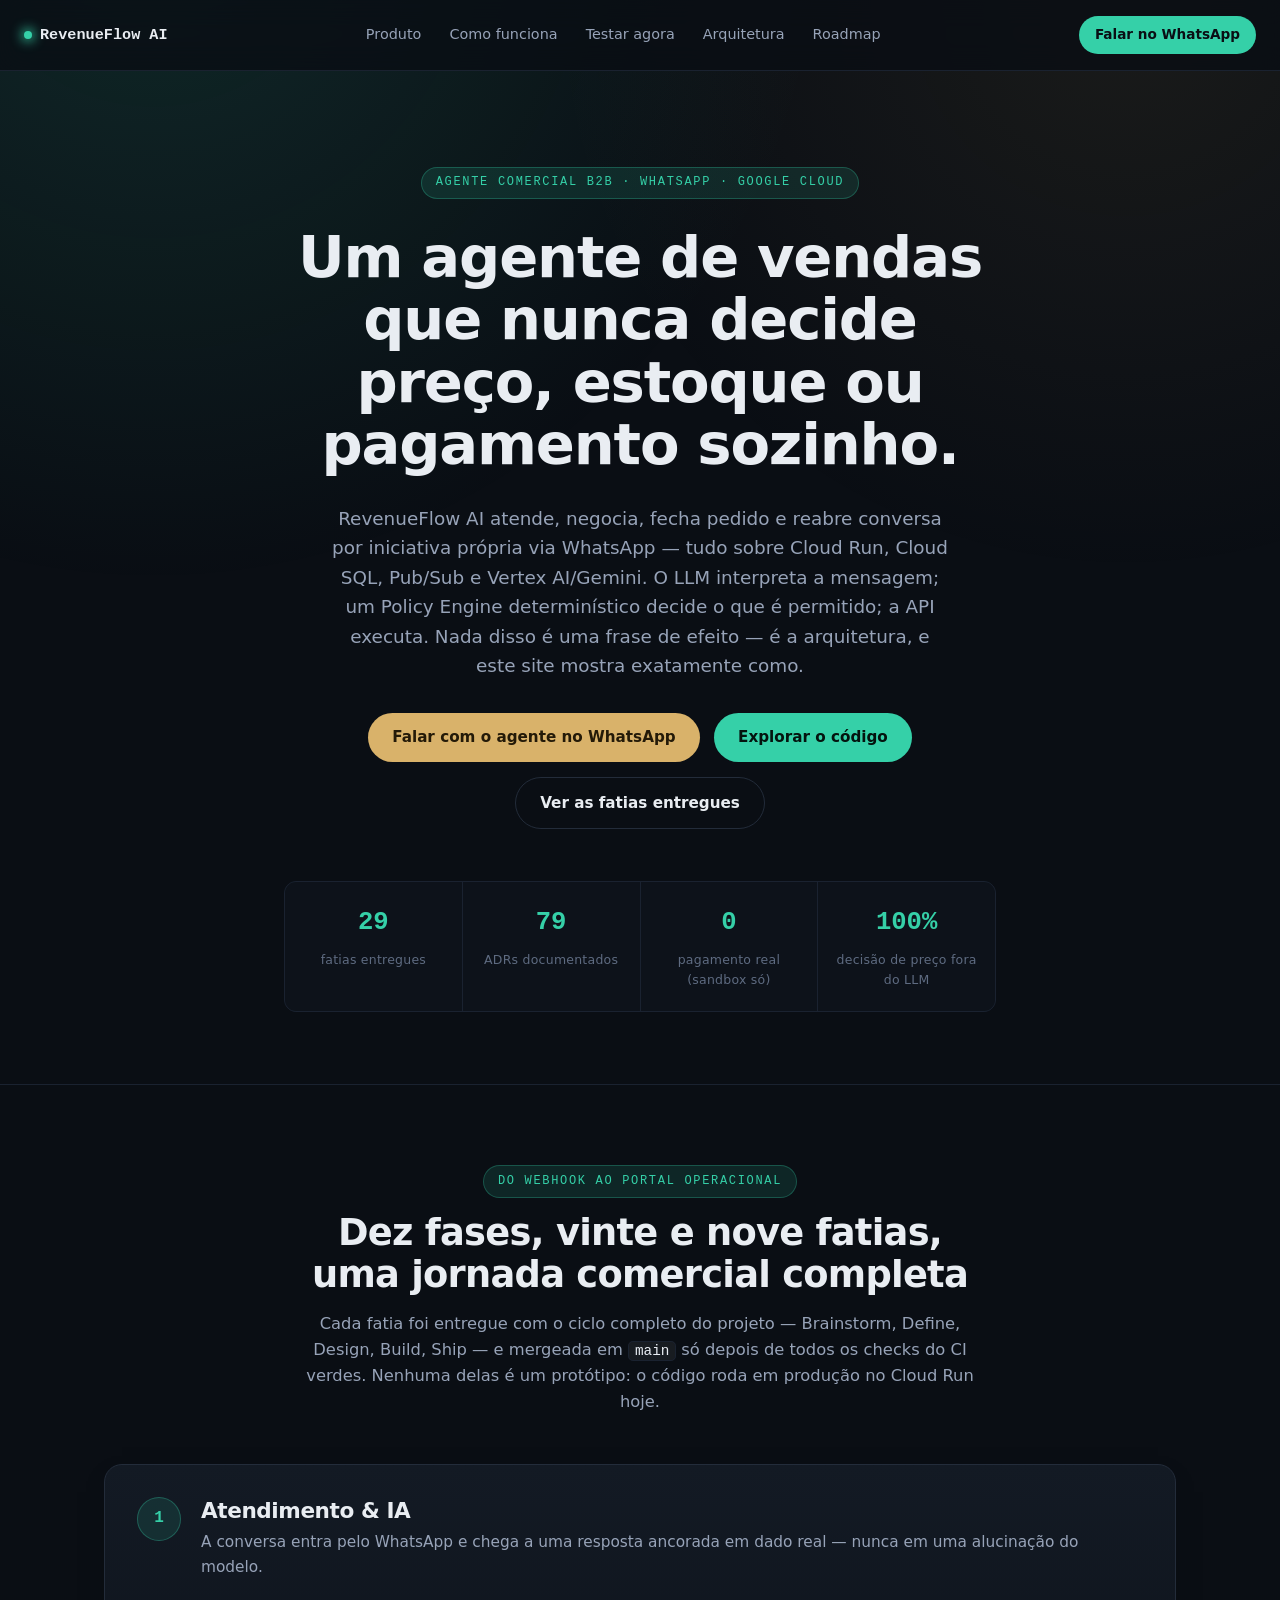
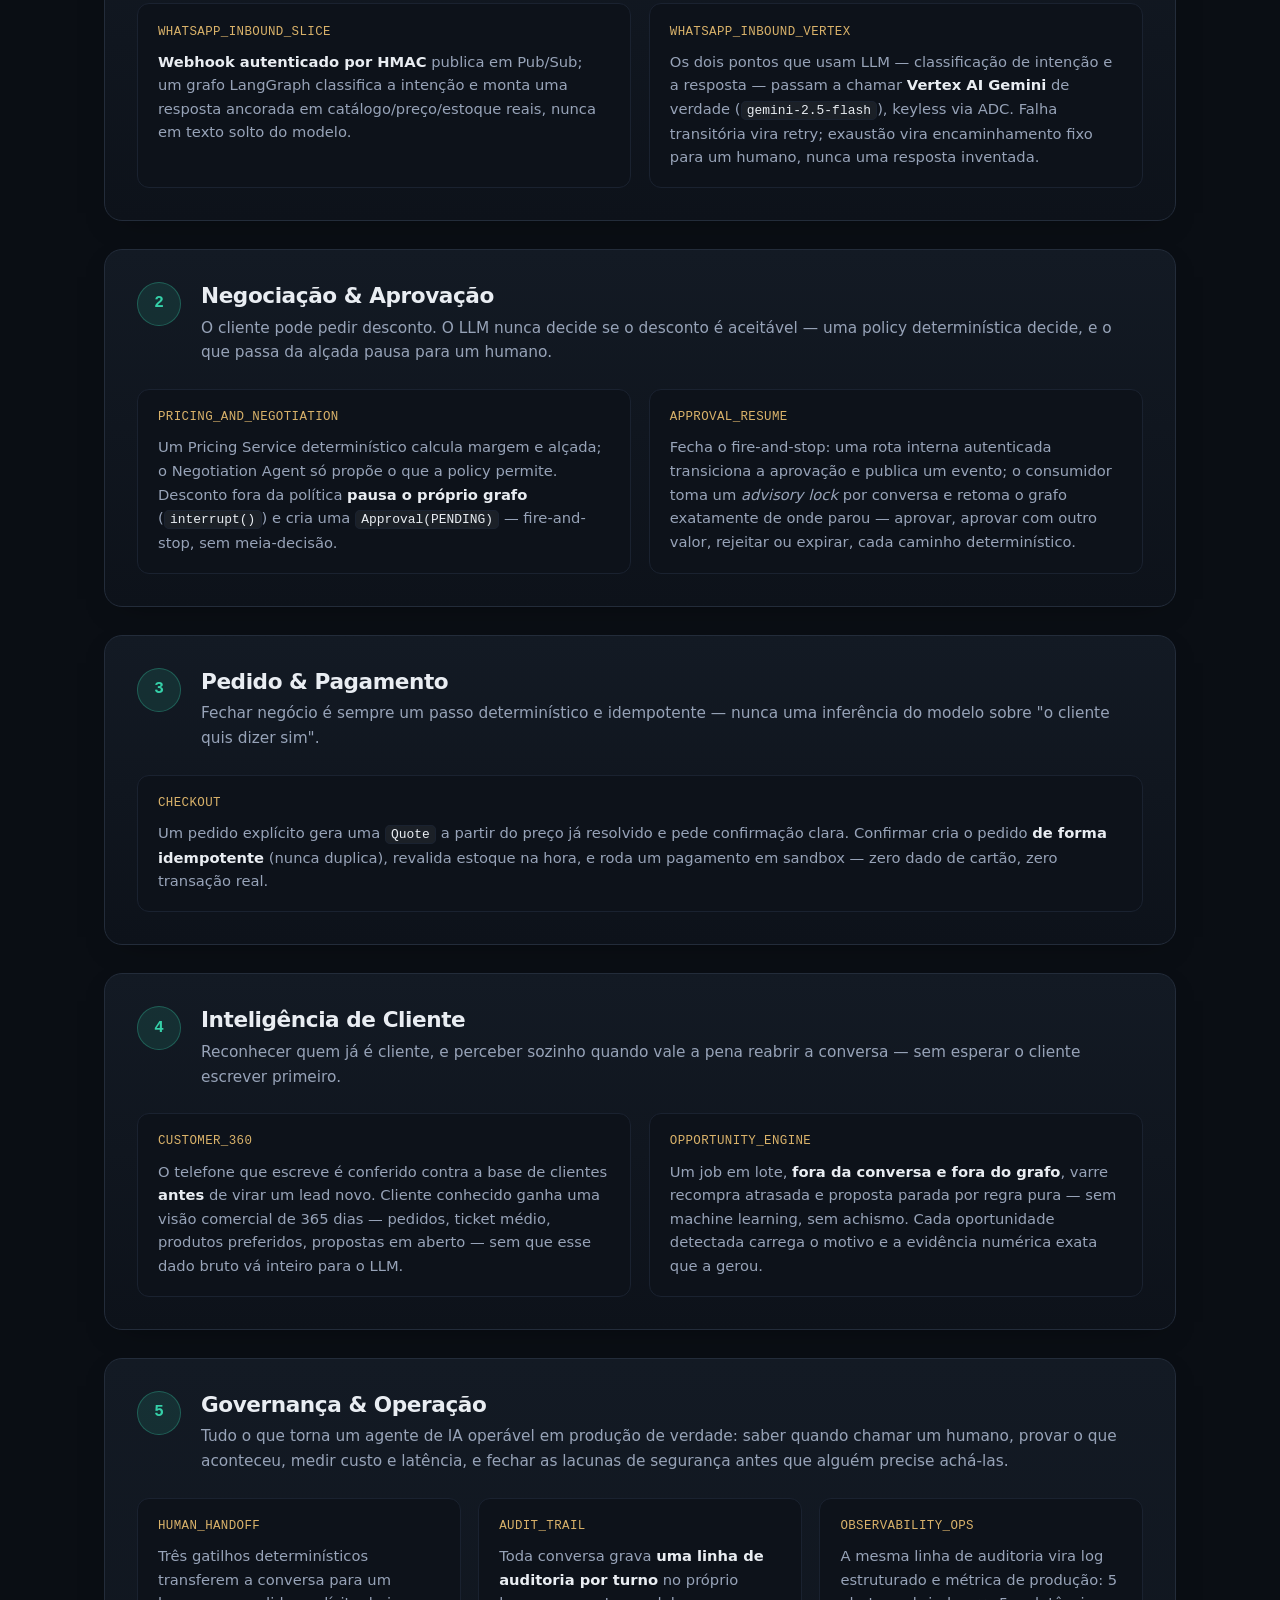
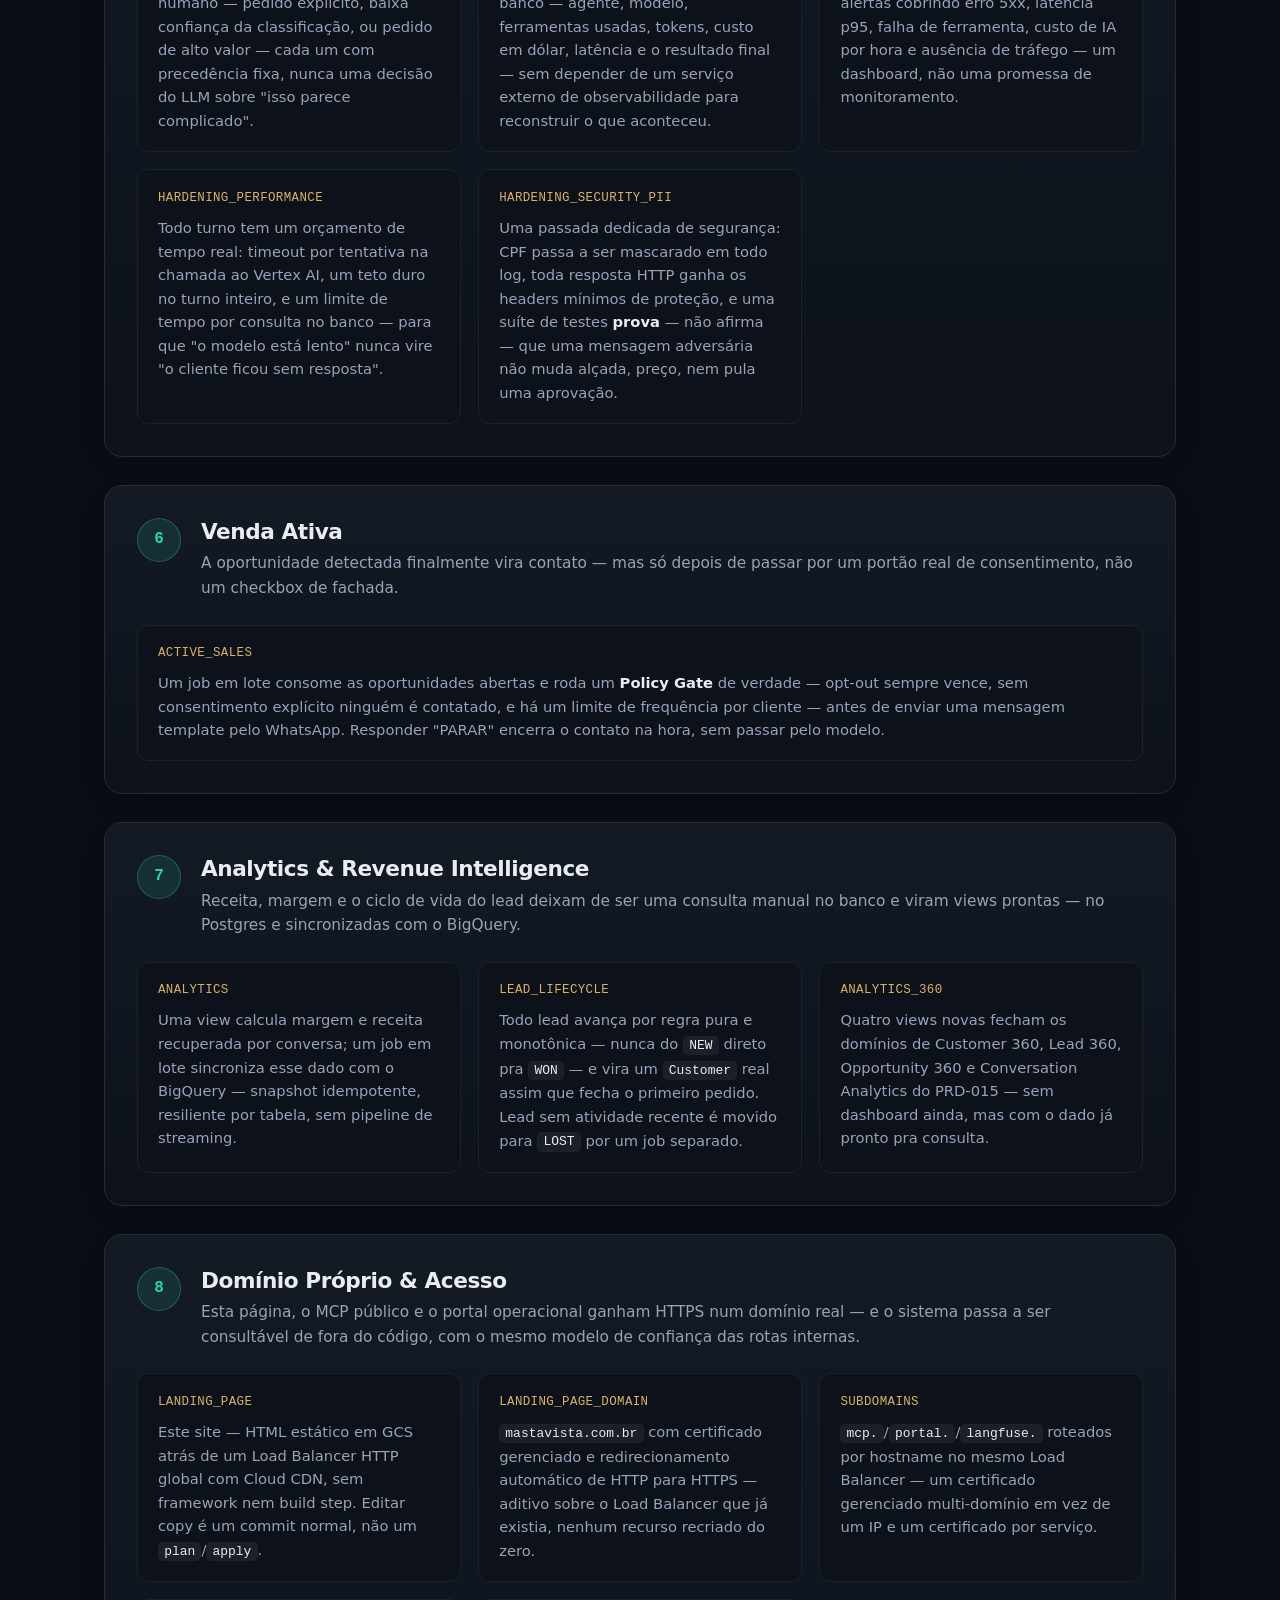
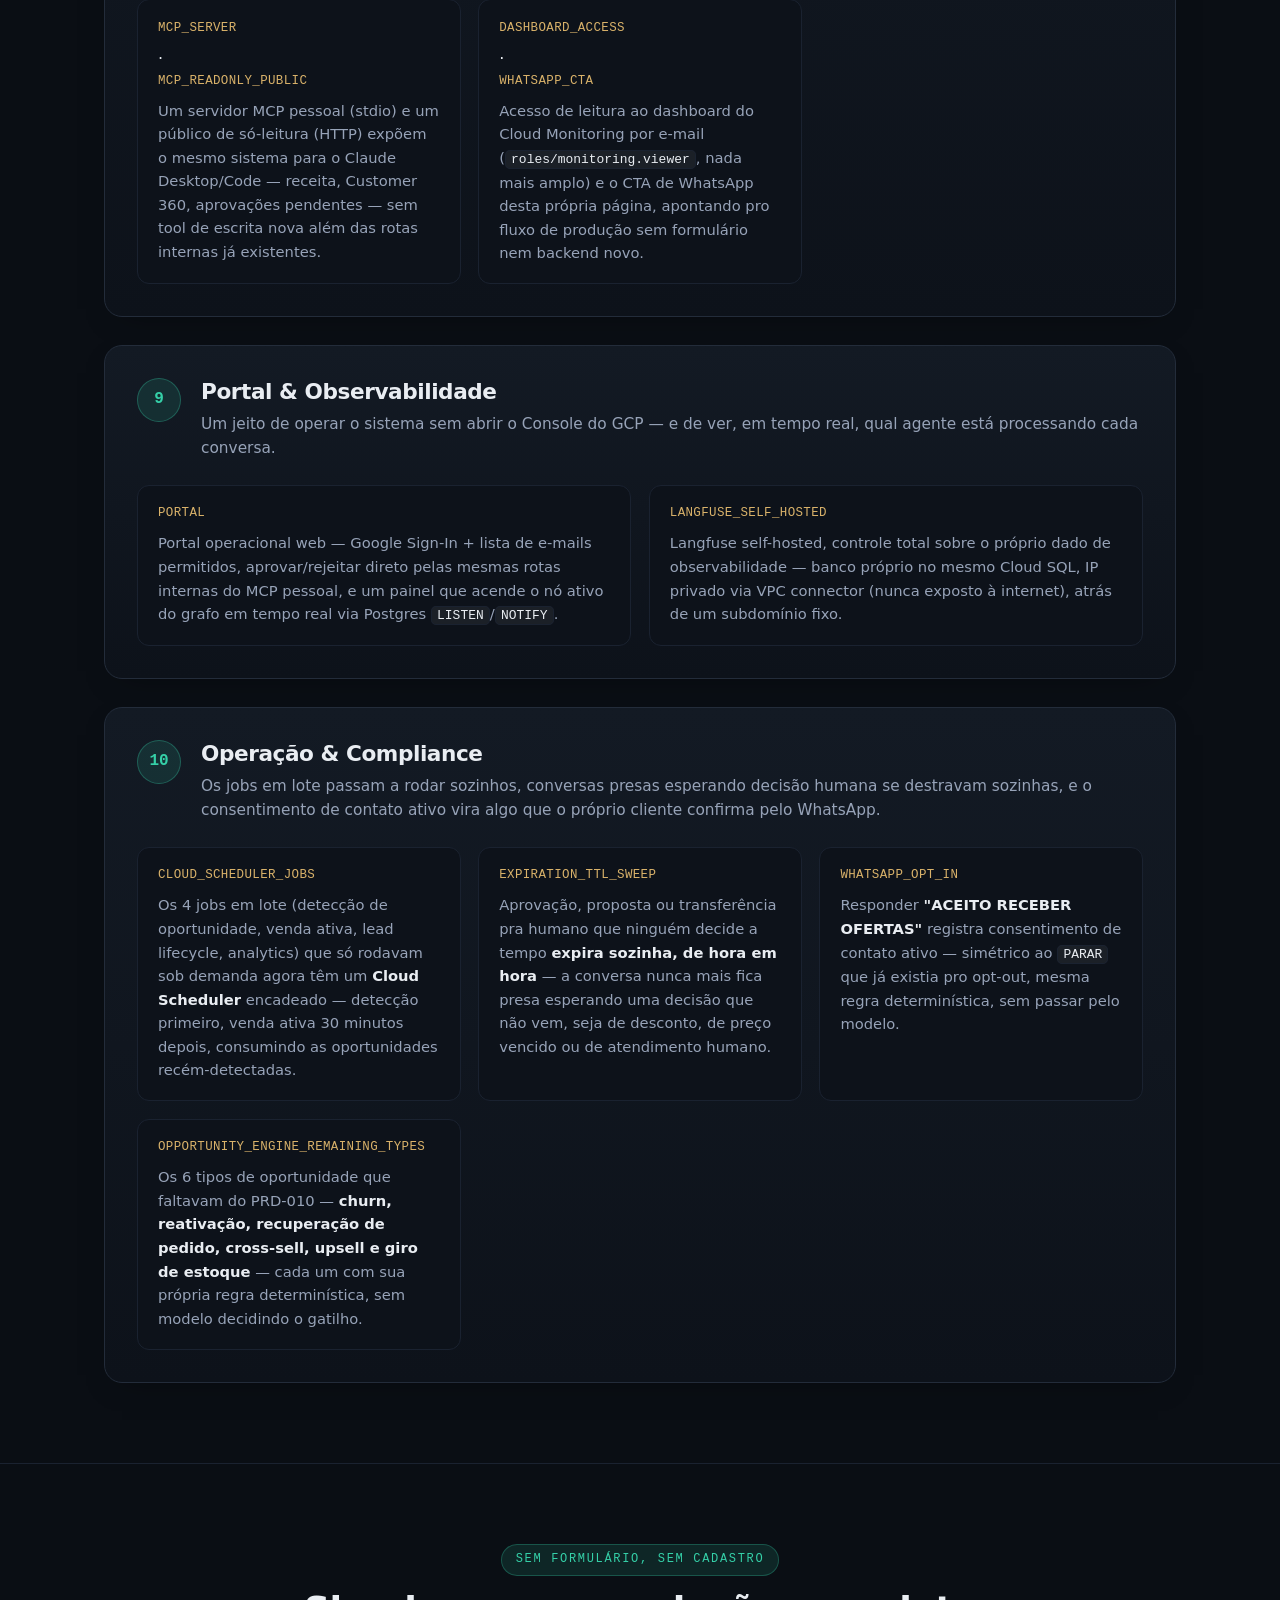
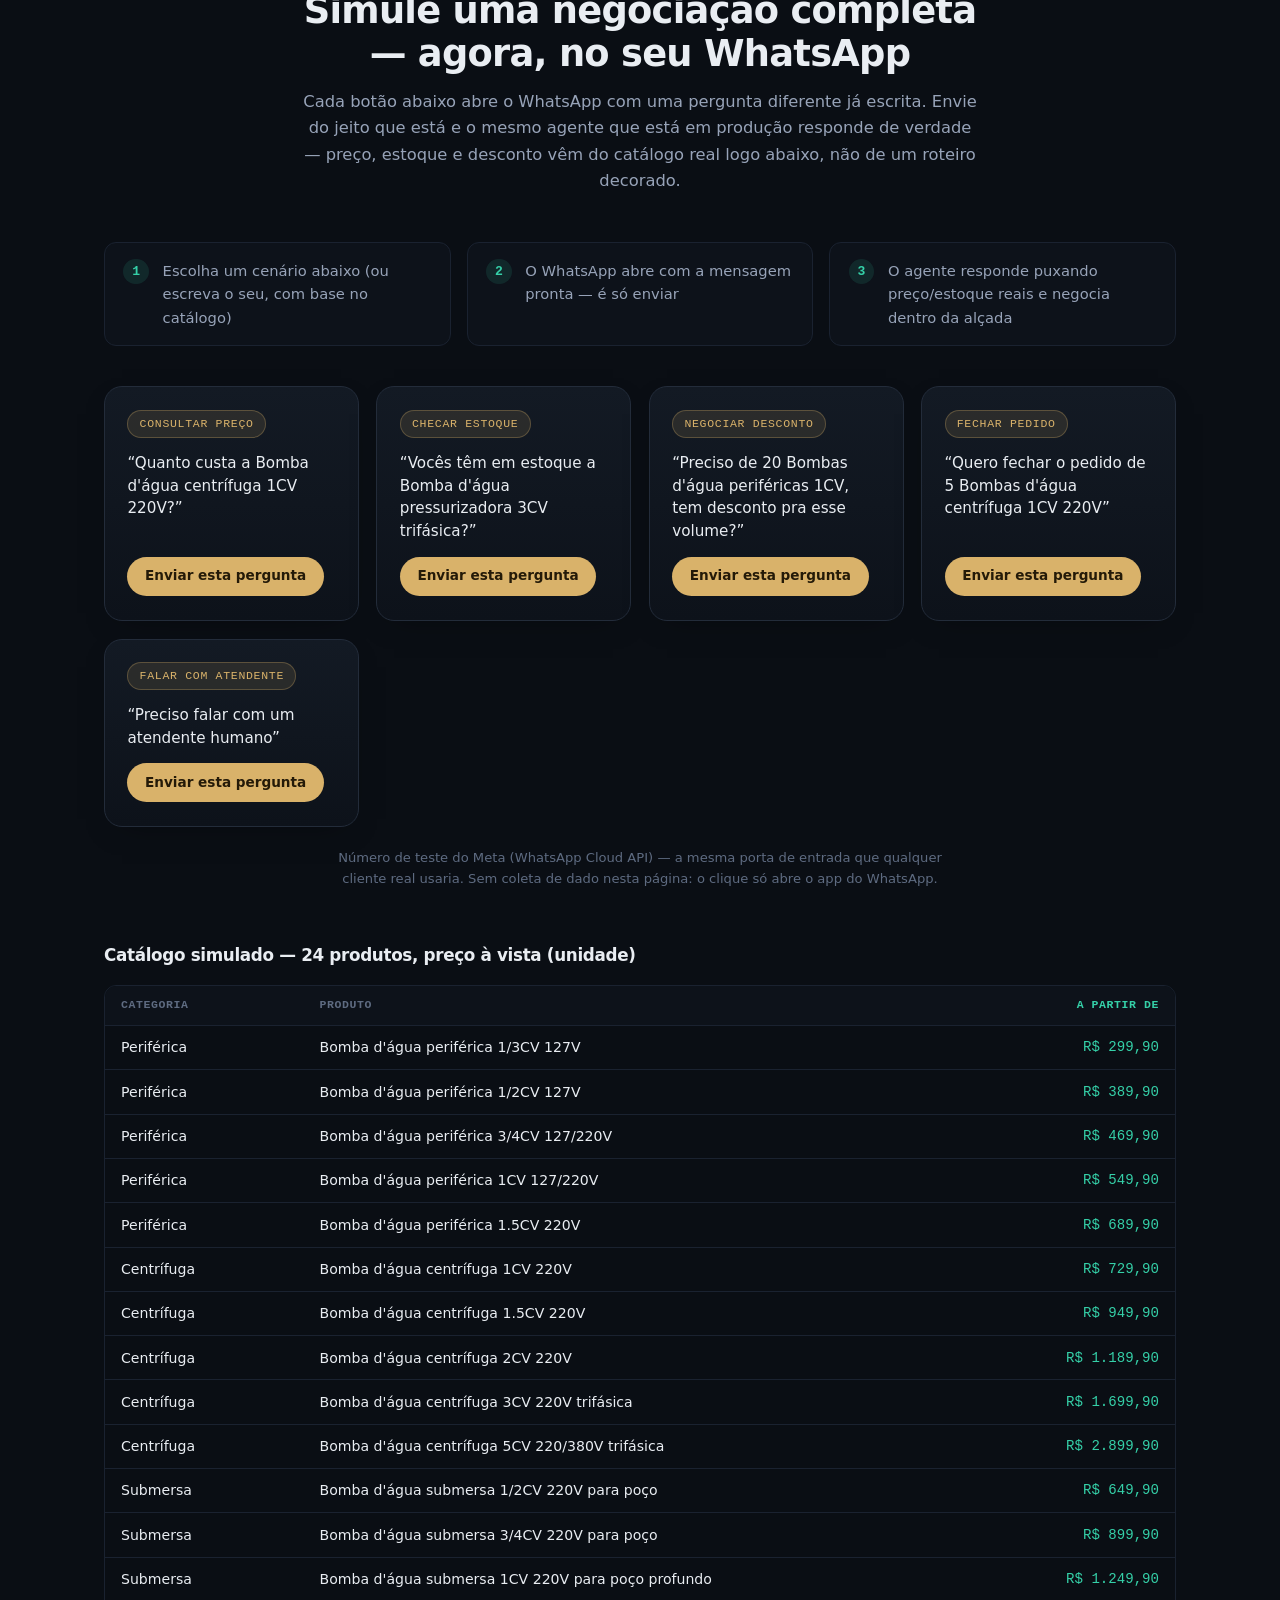
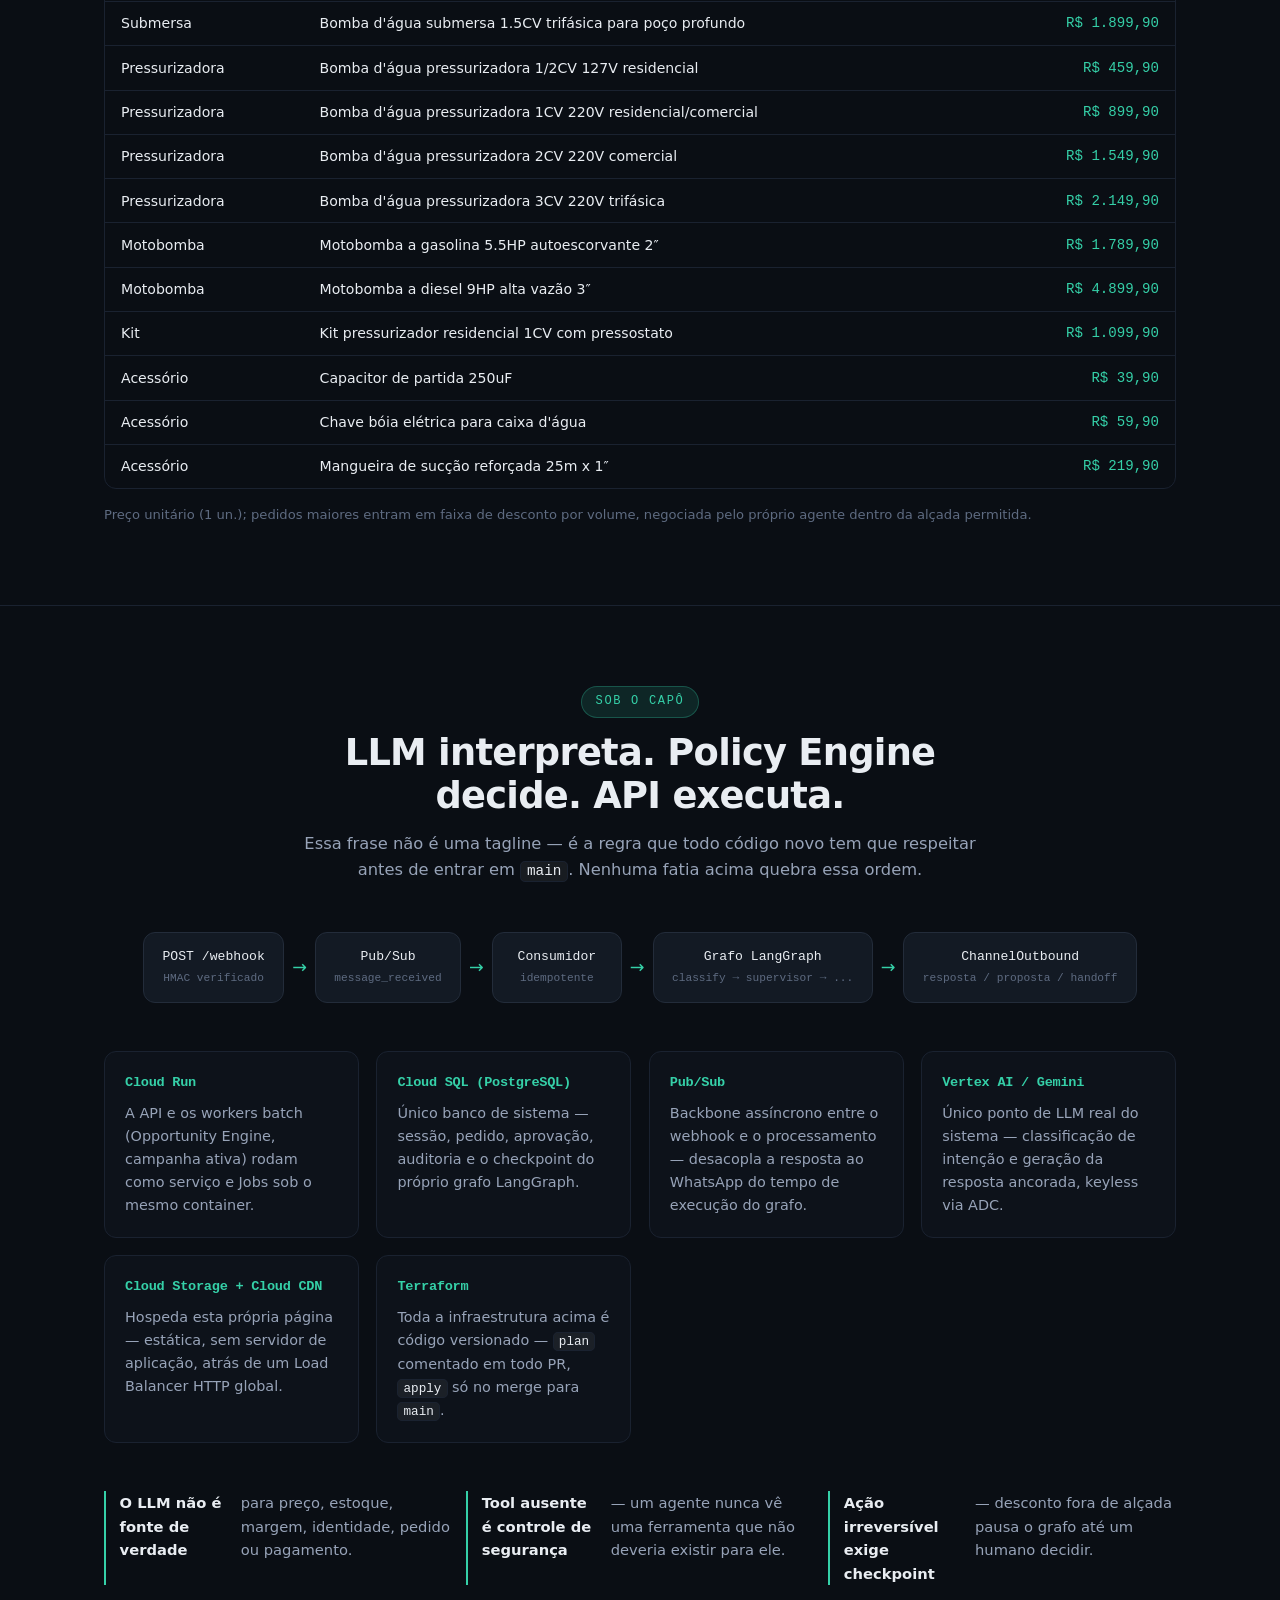
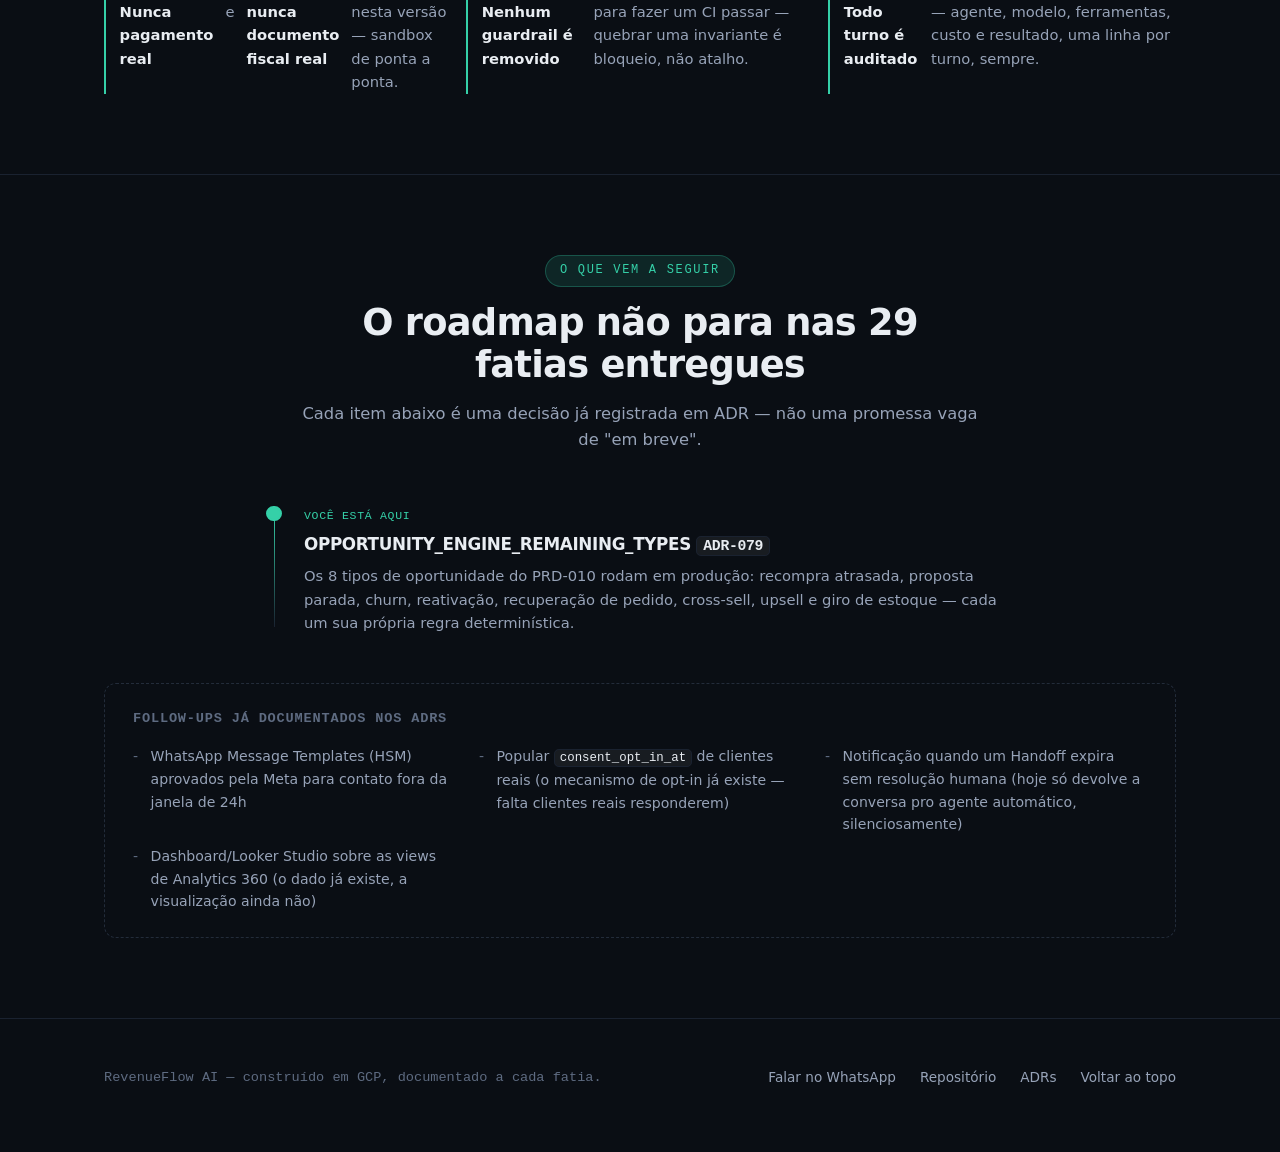
<file: site/index.html>
<!doctype html>
<html lang="pt-BR">
<head>
  <meta charset="utf-8">
  <meta name="viewport" content="width=device-width, initial-scale=1">
  <meta http-equiv="Content-Security-Policy"
        content="default-src 'self'; style-src 'self' 'unsafe-inline'; img-src 'self' data:; base-uri 'none'; frame-ancestors 'none'">
  <meta name="description"
        content="RevenueFlow AI — agente comercial B2B via WhatsApp sobre GCP e Vertex AI. LLM interpreta, um Policy Engine determinístico decide, a API executa. 29 fatias entregues, do webhook ao Opportunity Engine completo.">
  <title>RevenueFlow AI</title>
  <link rel="stylesheet" href="assets/styles.css">
</head>
<body>
  <a class="skip-link" href="#produto">Pular para o conteúdo</a>

  <nav class="topnav" aria-label="Navegação principal">
    <a class="topnav__brand" href="#produto"><span class="dot" aria-hidden="true"></span>RevenueFlow AI</a>
    <ul class="topnav__links">
      <li><a href="#produto">Produto</a></li>
      <li><a href="#fases">Como funciona</a></li>
      <li><a href="#simular">Testar agora</a></li>
      <li><a href="#arquitetura">Arquitetura</a></li>
      <li><a href="#roadmap">Roadmap</a></li>
    </ul>
    <a class="topnav__cta" href="https://wa.me/15552027113?text=Ol%C3%A1%21%20Vim%20pela%20landing%20page%20da%20RevenueFlow%20AI.%20Quero%20saber%20o%20pre%C3%A7o%20da%20Bomba%20d%27%C3%A1gua%20centr%C3%ADfuga%201CV%20220V." target="_blank" rel="noopener">Falar no WhatsApp</a>
  </nav>

  <header id="produto" class="hero">
    <div class="container hero__inner">
      <span class="eyebrow">Agente comercial B2B · WhatsApp · Google Cloud</span>
      <h1>Um agente de vendas que nunca decide preço, estoque ou pagamento sozinho.</h1>
      <p class="lead">
        RevenueFlow AI atende, negocia, fecha pedido e reabre conversa por iniciativa própria via
        WhatsApp — tudo sobre Cloud Run, Cloud SQL, Pub/Sub e Vertex AI/Gemini. O LLM interpreta a
        mensagem; um Policy Engine determinístico decide o que é permitido; a API executa. Nada
        disso é uma frase de efeito — é a arquitetura, e este site mostra exatamente como.
      </p>
      <div class="hero__ctas">
        <a class="btn btn--whatsapp" href="https://wa.me/15552027113?text=Ol%C3%A1%21%20Vim%20pela%20landing%20page%20da%20RevenueFlow%20AI.%20Quero%20saber%20o%20pre%C3%A7o%20da%20Bomba%20d%27%C3%A1gua%20centr%C3%ADfuga%201CV%20220V." target="_blank" rel="noopener">Falar com o agente no WhatsApp</a>
        <a class="btn btn--primary" href="https://github.com/JonatasLimaBR/revenueflow-ai" target="_blank" rel="noopener">Explorar o código</a>
        <a class="btn btn--ghost" href="#fases">Ver as fatias entregues</a>
      </div>
      <div class="stats">
        <div class="stat">
          <span class="stat__value">29</span>
          <span class="stat__label">fatias entregues</span>
        </div>
        <div class="stat">
          <span class="stat__value">79</span>
          <span class="stat__label">ADRs documentados</span>
        </div>
        <div class="stat">
          <span class="stat__value">0</span>
          <span class="stat__label">pagamento real (sandbox só)</span>
        </div>
        <div class="stat">
          <span class="stat__value">100%</span>
          <span class="stat__label">decisão de preço fora do LLM</span>
        </div>
      </div>
    </div>
  </header>

  <section id="fases" aria-labelledby="fases-title">
    <div class="container">
      <div class="section__head">
        <span class="eyebrow">Do webhook ao portal operacional</span>
        <h2 id="fases-title">Dez fases, vinte e nove fatias, uma jornada comercial completa</h2>
        <p>
          Cada fatia foi entregue com o ciclo completo do projeto — Brainstorm, Define, Design,
          Build, Ship — e mergeada em <code>main</code> só depois de todos os checks do CI
          verdes. Nenhuma delas é um protótipo: o código roda em produção no Cloud Run hoje.
        </p>
      </div>

      <div class="phase-list">

        <article class="phase">
          <div class="phase__head">
            <span class="phase__num" aria-hidden="true">1</span>
            <div class="phase__title-group">
              <h3>Atendimento &amp; IA</h3>
              <p>A conversa entra pelo WhatsApp e chega a uma resposta ancorada em dado real — nunca em uma alucinação do modelo.</p>
            </div>
          </div>
          <div class="slice-grid">
            <div class="slice">
              <span class="slice__name">WHATSAPP_INBOUND_SLICE</span>
              <p><strong>Webhook autenticado por HMAC</strong> publica em Pub/Sub; um grafo LangGraph classifica a intenção e monta uma resposta ancorada em catálogo/preço/estoque reais, nunca em texto solto do modelo.</p>
            </div>
            <div class="slice">
              <span class="slice__name">WHATSAPP_INBOUND_VERTEX</span>
              <p>Os dois pontos que usam LLM — classificação de intenção e a resposta — passam a chamar <strong>Vertex AI Gemini</strong> de verdade (<code>gemini-2.5-flash</code>), keyless via ADC. Falha transitória vira retry; exaustão vira encaminhamento fixo para um humano, nunca uma resposta inventada.</p>
            </div>
          </div>
        </article>

        <article class="phase">
          <div class="phase__head">
            <span class="phase__num" aria-hidden="true">2</span>
            <div class="phase__title-group">
              <h3>Negociação &amp; Aprovação</h3>
              <p>O cliente pode pedir desconto. O LLM nunca decide se o desconto é aceitável — uma policy determinística decide, e o que passa da alçada pausa para um humano.</p>
            </div>
          </div>
          <div class="slice-grid">
            <div class="slice">
              <span class="slice__name">PRICING_AND_NEGOTIATION</span>
              <p>Um Pricing Service determinístico calcula margem e alçada; o Negotiation Agent só propõe o que a policy permite. Desconto fora da política <strong>pausa o próprio grafo</strong> (<code>interrupt()</code>) e cria uma <code>Approval(PENDING)</code> — fire-and-stop, sem meia-decisão.</p>
            </div>
            <div class="slice">
              <span class="slice__name">APPROVAL_RESUME</span>
              <p>Fecha o fire-and-stop: uma rota interna autenticada transiciona a aprovação e publica um evento; o consumidor toma um <em>advisory lock</em> por conversa e retoma o grafo exatamente de onde parou — aprovar, aprovar com outro valor, rejeitar ou expirar, cada caminho determinístico.</p>
            </div>
          </div>
        </article>

        <article class="phase">
          <div class="phase__head">
            <span class="phase__num" aria-hidden="true">3</span>
            <div class="phase__title-group">
              <h3>Pedido &amp; Pagamento</h3>
              <p>Fechar negócio é sempre um passo determinístico e idempotente — nunca uma inferência do modelo sobre "o cliente quis dizer sim".</p>
            </div>
          </div>
          <div class="slice-grid">
            <div class="slice">
              <span class="slice__name">CHECKOUT</span>
              <p>Um pedido explícito gera uma <code>Quote</code> a partir do preço já resolvido e pede confirmação clara. Confirmar cria o pedido <strong>de forma idempotente</strong> (nunca duplica), revalida estoque na hora, e roda um pagamento em sandbox — zero dado de cartão, zero transação real.</p>
            </div>
          </div>
        </article>

        <article class="phase">
          <div class="phase__head">
            <span class="phase__num" aria-hidden="true">4</span>
            <div class="phase__title-group">
              <h3>Inteligência de Cliente</h3>
              <p>Reconhecer quem já é cliente, e perceber sozinho quando vale a pena reabrir a conversa — sem esperar o cliente escrever primeiro.</p>
            </div>
          </div>
          <div class="slice-grid">
            <div class="slice">
              <span class="slice__name">CUSTOMER_360</span>
              <p>O telefone que escreve é conferido contra a base de clientes <strong>antes</strong> de virar um lead novo. Cliente conhecido ganha uma visão comercial de 365 dias — pedidos, ticket médio, produtos preferidos, propostas em aberto — sem que esse dado bruto vá inteiro para o LLM.</p>
            </div>
            <div class="slice">
              <span class="slice__name">OPPORTUNITY_ENGINE</span>
              <p>Um job em lote, <strong>fora da conversa e fora do grafo</strong>, varre recompra atrasada e proposta parada por regra pura — sem machine learning, sem achismo. Cada oportunidade detectada carrega o motivo e a evidência numérica exata que a gerou.</p>
            </div>
          </div>
        </article>

        <article class="phase">
          <div class="phase__head">
            <span class="phase__num" aria-hidden="true">5</span>
            <div class="phase__title-group">
              <h3>Governança &amp; Operação</h3>
              <p>Tudo o que torna um agente de IA operável em produção de verdade: saber quando chamar um humano, provar o que aconteceu, medir custo e latência, e fechar as lacunas de segurança antes que alguém precise achá-las.</p>
            </div>
          </div>
          <div class="slice-grid">
            <div class="slice">
              <span class="slice__name">HUMAN_HANDOFF</span>
              <p>Três gatilhos determinísticos transferem a conversa para um humano — pedido explícito, baixa confiança da classificação, ou pedido de alto valor — cada um com precedência fixa, nunca uma decisão do LLM sobre "isso parece complicado".</p>
            </div>
            <div class="slice">
              <span class="slice__name">AUDIT_TRAIL</span>
              <p>Toda conversa grava <strong>uma linha de auditoria por turno</strong> no próprio banco — agente, modelo, ferramentas usadas, tokens, custo em dólar, latência e o resultado final — sem depender de um serviço externo de observabilidade para reconstruir o que aconteceu.</p>
            </div>
            <div class="slice">
              <span class="slice__name">OBSERVABILITY_OPS</span>
              <p>A mesma linha de auditoria vira log estruturado e métrica de produção: 5 alertas cobrindo erro 5xx, latência p95, falha de ferramenta, custo de IA por hora e ausência de tráfego — um dashboard, não uma promessa de monitoramento.</p>
            </div>
            <div class="slice">
              <span class="slice__name">HARDENING_PERFORMANCE</span>
              <p>Todo turno tem um orçamento de tempo real: timeout por tentativa na chamada ao Vertex AI, um teto duro no turno inteiro, e um limite de tempo por consulta no banco — para que "o modelo está lento" nunca vire "o cliente ficou sem resposta".</p>
            </div>
            <div class="slice">
              <span class="slice__name">HARDENING_SECURITY_PII</span>
              <p>Uma passada dedicada de segurança: CPF passa a ser mascarado em todo log, toda resposta HTTP ganha os headers mínimos de proteção, e uma suíte de testes <strong>prova</strong> — não afirma — que uma mensagem adversária não muda alçada, preço, nem pula uma aprovação.</p>
            </div>
          </div>
        </article>

        <article class="phase">
          <div class="phase__head">
            <span class="phase__num" aria-hidden="true">6</span>
            <div class="phase__title-group">
              <h3>Venda Ativa</h3>
              <p>A oportunidade detectada finalmente vira contato — mas só depois de passar por um portão real de consentimento, não um checkbox de fachada.</p>
            </div>
          </div>
          <div class="slice-grid">
            <div class="slice">
              <span class="slice__name">ACTIVE_SALES</span>
              <p>Um job em lote consome as oportunidades abertas e roda um <strong>Policy Gate</strong> de verdade — opt-out sempre vence, sem consentimento explícito ninguém é contatado, e há um limite de frequência por cliente — antes de enviar uma mensagem template pelo WhatsApp. Responder "PARAR" encerra o contato na hora, sem passar pelo modelo.</p>
            </div>
          </div>
        </article>

        <article class="phase">
          <div class="phase__head">
            <span class="phase__num" aria-hidden="true">7</span>
            <div class="phase__title-group">
              <h3>Analytics &amp; Revenue Intelligence</h3>
              <p>Receita, margem e o ciclo de vida do lead deixam de ser uma consulta manual no banco e viram views prontas — no Postgres e sincronizadas com o BigQuery.</p>
            </div>
          </div>
          <div class="slice-grid">
            <div class="slice">
              <span class="slice__name">ANALYTICS</span>
              <p>Uma view calcula margem e receita recuperada por conversa; um job em lote sincroniza esse dado com o BigQuery — snapshot idempotente, resiliente por tabela, sem pipeline de streaming.</p>
            </div>
            <div class="slice">
              <span class="slice__name">LEAD_LIFECYCLE</span>
              <p>Todo lead avança por regra pura e monotônica — nunca do <code>NEW</code> direto pra <code>WON</code> — e vira um <code>Customer</code> real assim que fecha o primeiro pedido. Lead sem atividade recente é movido para <code>LOST</code> por um job separado.</p>
            </div>
            <div class="slice">
              <span class="slice__name">ANALYTICS_360</span>
              <p>Quatro views novas fecham os domínios de Customer 360, Lead 360, Opportunity 360 e Conversation Analytics do PRD-015 — sem dashboard ainda, mas com o dado já pronto pra consulta.</p>
            </div>
          </div>
        </article>

        <article class="phase">
          <div class="phase__head">
            <span class="phase__num" aria-hidden="true">8</span>
            <div class="phase__title-group">
              <h3>Domínio Próprio &amp; Acesso</h3>
              <p>Esta página, o MCP público e o portal operacional ganham HTTPS num domínio real — e o sistema passa a ser consultável de fora do código, com o mesmo modelo de confiança das rotas internas.</p>
            </div>
          </div>
          <div class="slice-grid">
            <div class="slice">
              <span class="slice__name">LANDING_PAGE</span>
              <p>Este site — HTML estático em GCS atrás de um Load Balancer HTTP global com Cloud CDN, sem framework nem build step. Editar copy é um commit normal, não um <code>plan</code>/<code>apply</code>.</p>
            </div>
            <div class="slice">
              <span class="slice__name">LANDING_PAGE_DOMAIN</span>
              <p><code>mastavista.com.br</code> com certificado gerenciado e redirecionamento automático de HTTP para HTTPS — aditivo sobre o Load Balancer que já existia, nenhum recurso recriado do zero.</p>
            </div>
            <div class="slice">
              <span class="slice__name">SUBDOMAINS</span>
              <p><code>mcp.</code>/<code>portal.</code>/<code>langfuse.</code> roteados por hostname no mesmo Load Balancer — um certificado gerenciado multi-domínio em vez de um IP e um certificado por serviço.</p>
            </div>
            <div class="slice">
              <span class="slice__name">MCP_SERVER</span> · <span class="slice__name">MCP_READONLY_PUBLIC</span>
              <p>Um servidor MCP pessoal (stdio) e um público de só-leitura (HTTP) expõem o mesmo sistema para o Claude Desktop/Code — receita, Customer 360, aprovações pendentes — sem tool de escrita nova além das rotas internas já existentes.</p>
            </div>
            <div class="slice">
              <span class="slice__name">DASHBOARD_ACCESS</span> · <span class="slice__name">WHATSAPP_CTA</span>
              <p>Acesso de leitura ao dashboard do Cloud Monitoring por e-mail (<code>roles/monitoring.viewer</code>, nada mais amplo) e o CTA de WhatsApp desta própria página, apontando pro fluxo de produção sem formulário nem backend novo.</p>
            </div>
          </div>
        </article>

        <article class="phase">
          <div class="phase__head">
            <span class="phase__num" aria-hidden="true">9</span>
            <div class="phase__title-group">
              <h3>Portal &amp; Observabilidade</h3>
              <p>Um jeito de operar o sistema sem abrir o Console do GCP — e de ver, em tempo real, qual agente está processando cada conversa.</p>
            </div>
          </div>
          <div class="slice-grid">
            <div class="slice">
              <span class="slice__name">PORTAL</span>
              <p>Portal operacional web — Google Sign-In + lista de e-mails permitidos, aprovar/rejeitar direto pelas mesmas rotas internas do MCP pessoal, e um painel que acende o nó ativo do grafo em tempo real via Postgres <code>LISTEN</code>/<code>NOTIFY</code>.</p>
            </div>
            <div class="slice">
              <span class="slice__name">LANGFUSE_SELF_HOSTED</span>
              <p>Langfuse self-hosted, controle total sobre o próprio dado de observabilidade — banco próprio no mesmo Cloud SQL, IP privado via VPC connector (nunca exposto à internet), atrás de um subdomínio fixo.</p>
            </div>
          </div>
        </article>

        <article class="phase">
          <div class="phase__head">
            <span class="phase__num" aria-hidden="true">10</span>
            <div class="phase__title-group">
              <h3>Operação &amp; Compliance</h3>
              <p>Os jobs em lote passam a rodar sozinhos, conversas presas esperando decisão humana se destravam sozinhas, e o consentimento de contato ativo vira algo que o próprio cliente confirma pelo WhatsApp.</p>
            </div>
          </div>
          <div class="slice-grid">
            <div class="slice">
              <span class="slice__name">CLOUD_SCHEDULER_JOBS</span>
              <p>Os 4 jobs em lote (detecção de oportunidade, venda ativa, lead lifecycle, analytics) que só rodavam sob demanda agora têm um <strong>Cloud Scheduler</strong> encadeado — detecção primeiro, venda ativa 30 minutos depois, consumindo as oportunidades recém-detectadas.</p>
            </div>
            <div class="slice">
              <span class="slice__name">EXPIRATION_TTL_SWEEP</span>
              <p>Aprovação, proposta ou transferência pra humano que ninguém decide a tempo <strong>expira sozinha, de hora em hora</strong> — a conversa nunca mais fica presa esperando uma decisão que não vem, seja de desconto, de preço vencido ou de atendimento humano.</p>
            </div>
            <div class="slice">
              <span class="slice__name">WHATSAPP_OPT_IN</span>
              <p>Responder <strong>"ACEITO RECEBER OFERTAS"</strong> registra consentimento de contato ativo — simétrico ao <code>PARAR</code> que já existia pro opt-out, mesma regra determinística, sem passar pelo modelo.</p>
            </div>
            <div class="slice">
              <span class="slice__name">OPPORTUNITY_ENGINE_REMAINING_TYPES</span>
              <p>Os 6 tipos de oportunidade que faltavam do PRD-010 — <strong>churn, reativação, recuperação de pedido, cross-sell, upsell e giro de estoque</strong> — cada um com sua própria regra determinística, sem modelo decidindo o gatilho.</p>
            </div>
          </div>
        </article>

      </div>
    </div>
  </section>

  <section id="simular" aria-labelledby="simular-title">
    <div class="container">
      <div class="section__head">
        <span class="eyebrow">Sem formulário, sem cadastro</span>
        <h2 id="simular-title">Simule uma negociação completa — agora, no seu WhatsApp</h2>
        <p>
          Cada botão abaixo abre o WhatsApp com uma pergunta diferente já escrita. Envie do jeito
          que está e o mesmo agente que está em produção responde de verdade — preço, estoque e
          desconto vêm do catálogo real logo abaixo, não de um roteiro decorado.
        </p>
      </div>

      <ol class="how-it-works">
        <li><span>1</span>Escolha um cenário abaixo (ou escreva o seu, com base no catálogo)</li>
        <li><span>2</span>O WhatsApp abre com a mensagem pronta — é só enviar</li>
        <li><span>3</span>O agente responde puxando preço/estoque reais e negocia dentro da alçada</li>
      </ol>

      <div class="scenario-grid">
        <article class="scenario">
          <span class="scenario__tag">Consultar preço</span>
          <p class="scenario__msg">&ldquo;Quanto custa a Bomba d'água centrífuga 1CV 220V?&rdquo;</p>
          <a class="btn btn--whatsapp btn--sm" href="https://wa.me/15552027113?text=Quanto%20custa%20a%20Bomba%20d%27%C3%A1gua%20centr%C3%ADfuga%201CV%20220V%3F" target="_blank" rel="noopener">Enviar esta pergunta</a>
        </article>
        <article class="scenario">
          <span class="scenario__tag">Checar estoque</span>
          <p class="scenario__msg">&ldquo;Vocês têm em estoque a Bomba d'água pressurizadora 3CV trifásica?&rdquo;</p>
          <a class="btn btn--whatsapp btn--sm" href="https://wa.me/15552027113?text=Voc%C3%AAs%20t%C3%AAm%20em%20estoque%20a%20Bomba%20d%27%C3%A1gua%20pressurizadora%203CV%20trif%C3%A1sica%3F" target="_blank" rel="noopener">Enviar esta pergunta</a>
        </article>
        <article class="scenario">
          <span class="scenario__tag">Negociar desconto</span>
          <p class="scenario__msg">&ldquo;Preciso de 20 Bombas d'água periféricas 1CV, tem desconto pra esse volume?&rdquo;</p>
          <a class="btn btn--whatsapp btn--sm" href="https://wa.me/15552027113?text=Preciso%20de%2020%20Bombas%20d%27%C3%A1gua%20perif%C3%A9ricas%201CV%2C%20tem%20desconto%20pra%20esse%20volume%3F" target="_blank" rel="noopener">Enviar esta pergunta</a>
        </article>
        <article class="scenario">
          <span class="scenario__tag">Fechar pedido</span>
          <p class="scenario__msg">&ldquo;Quero fechar o pedido de 5 Bombas d'água centrífuga 1CV 220V&rdquo;</p>
          <a class="btn btn--whatsapp btn--sm" href="https://wa.me/15552027113?text=Quero%20fechar%20o%20pedido%20de%205%20Bombas%20d%27%C3%A1gua%20centr%C3%ADfuga%201CV%20220V" target="_blank" rel="noopener">Enviar esta pergunta</a>
        </article>
        <article class="scenario">
          <span class="scenario__tag">Falar com atendente</span>
          <p class="scenario__msg">&ldquo;Preciso falar com um atendente humano&rdquo;</p>
          <a class="btn btn--whatsapp btn--sm" href="https://wa.me/15552027113?text=Preciso%20falar%20com%20um%20atendente%20humano" target="_blank" rel="noopener">Enviar esta pergunta</a>
        </article>
      </div>

      <p class="scenario-note">
        Número de teste do Meta (WhatsApp Cloud API) — a mesma porta de entrada que qualquer
        cliente real usaria. Sem coleta de dado nesta página: o clique só abre o app do WhatsApp.
      </p>

      <div class="catalog">
        <h3>Catálogo simulado — 24 produtos, preço à vista (unidade)</h3>
        <div class="catalog__scroll">
          <table class="catalog__table">
            <thead>
              <tr><th>Categoria</th><th>Produto</th><th>A partir de</th></tr>
            </thead>
            <tbody>
              <tr><td>Periférica</td><td>Bomba d'água periférica 1/3CV 127V</td><td>R$ 299,90</td></tr>
              <tr><td>Periférica</td><td>Bomba d'água periférica 1/2CV 127V</td><td>R$ 389,90</td></tr>
              <tr><td>Periférica</td><td>Bomba d'água periférica 3/4CV 127/220V</td><td>R$ 469,90</td></tr>
              <tr><td>Periférica</td><td>Bomba d'água periférica 1CV 127/220V</td><td>R$ 549,90</td></tr>
              <tr><td>Periférica</td><td>Bomba d'água periférica 1.5CV 220V</td><td>R$ 689,90</td></tr>
              <tr><td>Centrífuga</td><td>Bomba d'água centrífuga 1CV 220V</td><td>R$ 729,90</td></tr>
              <tr><td>Centrífuga</td><td>Bomba d'água centrífuga 1.5CV 220V</td><td>R$ 949,90</td></tr>
              <tr><td>Centrífuga</td><td>Bomba d'água centrífuga 2CV 220V</td><td>R$ 1.189,90</td></tr>
              <tr><td>Centrífuga</td><td>Bomba d'água centrífuga 3CV 220V trifásica</td><td>R$ 1.699,90</td></tr>
              <tr><td>Centrífuga</td><td>Bomba d'água centrífuga 5CV 220/380V trifásica</td><td>R$ 2.899,90</td></tr>
              <tr><td>Submersa</td><td>Bomba d'água submersa 1/2CV 220V para poço</td><td>R$ 649,90</td></tr>
              <tr><td>Submersa</td><td>Bomba d'água submersa 3/4CV 220V para poço</td><td>R$ 899,90</td></tr>
              <tr><td>Submersa</td><td>Bomba d'água submersa 1CV 220V para poço profundo</td><td>R$ 1.249,90</td></tr>
              <tr><td>Submersa</td><td>Bomba d'água submersa 1.5CV trifásica para poço profundo</td><td>R$ 1.899,90</td></tr>
              <tr><td>Pressurizadora</td><td>Bomba d'água pressurizadora 1/2CV 127V residencial</td><td>R$ 459,90</td></tr>
              <tr><td>Pressurizadora</td><td>Bomba d'água pressurizadora 1CV 220V residencial/comercial</td><td>R$ 899,90</td></tr>
              <tr><td>Pressurizadora</td><td>Bomba d'água pressurizadora 2CV 220V comercial</td><td>R$ 1.549,90</td></tr>
              <tr><td>Pressurizadora</td><td>Bomba d'água pressurizadora 3CV 220V trifásica</td><td>R$ 2.149,90</td></tr>
              <tr><td>Motobomba</td><td>Motobomba a gasolina 5.5HP autoescorvante 2&Prime;</td><td>R$ 1.789,90</td></tr>
              <tr><td>Motobomba</td><td>Motobomba a diesel 9HP alta vazão 3&Prime;</td><td>R$ 4.899,90</td></tr>
              <tr><td>Kit</td><td>Kit pressurizador residencial 1CV com pressostato</td><td>R$ 1.099,90</td></tr>
              <tr><td>Acessório</td><td>Capacitor de partida 250uF</td><td>R$ 39,90</td></tr>
              <tr><td>Acessório</td><td>Chave bóia elétrica para caixa d'água</td><td>R$ 59,90</td></tr>
              <tr><td>Acessório</td><td>Mangueira de sucção reforçada 25m x 1&Prime;</td><td>R$ 219,90</td></tr>
            </tbody>
          </table>
        </div>
        <p class="catalog__note">Preço unitário (1 un.); pedidos maiores entram em faixa de desconto por volume, negociada pelo próprio agente dentro da alçada permitida.</p>
      </div>
    </div>
  </section>

  <section id="arquitetura" aria-labelledby="arquitetura-title">
    <div class="container">
      <div class="section__head">
        <span class="eyebrow">Sob o capô</span>
        <h2 id="arquitetura-title">LLM interpreta. Policy Engine decide. API executa.</h2>
        <p>
          Essa frase não é uma tagline — é a regra que todo código novo tem que respeitar antes de
          entrar em <code>main</code>. Nenhuma fatia acima quebra essa ordem.
        </p>
      </div>

      <div class="arch-flow" role="img" aria-label="Fluxo: webhook do WhatsApp autenticado por HMAC publica em Pub/Sub, que aciona um consumidor idempotente, que roda o grafo LangGraph, cujo resultado é enviado de volta pelo canal de saída.">
        <div class="arch-flow__step">POST /webhook<span>HMAC verificado</span></div>
        <span class="arch-flow__arrow" aria-hidden="true">&rarr;</span>
        <div class="arch-flow__step">Pub/Sub<span>message_received</span></div>
        <span class="arch-flow__arrow" aria-hidden="true">&rarr;</span>
        <div class="arch-flow__step">Consumidor<span>idempotente</span></div>
        <span class="arch-flow__arrow" aria-hidden="true">&rarr;</span>
        <div class="arch-flow__step">Grafo LangGraph<span>classify &rarr; supervisor &rarr; ...</span></div>
        <span class="arch-flow__arrow" aria-hidden="true">&rarr;</span>
        <div class="arch-flow__step">ChannelOutbound<span>resposta / proposta / handoff</span></div>
      </div>

      <div class="arch-grid">
        <div class="arch-card">
          <h4>Cloud Run</h4>
          <p>A API e os workers batch (Opportunity Engine, campanha ativa) rodam como serviço e Jobs sob o mesmo container.</p>
        </div>
        <div class="arch-card">
          <h4>Cloud SQL (PostgreSQL)</h4>
          <p>Único banco de sistema — sessão, pedido, aprovação, auditoria e o checkpoint do próprio grafo LangGraph.</p>
        </div>
        <div class="arch-card">
          <h4>Pub/Sub</h4>
          <p>Backbone assíncrono entre o webhook e o processamento — desacopla a resposta ao WhatsApp do tempo de execução do grafo.</p>
        </div>
        <div class="arch-card">
          <h4>Vertex AI / Gemini</h4>
          <p>Único ponto de LLM real do sistema — classificação de intenção e geração da resposta ancorada, keyless via ADC.</p>
        </div>
        <div class="arch-card">
          <h4>Cloud Storage + Cloud CDN</h4>
          <p>Hospeda esta própria página — estática, sem servidor de aplicação, atrás de um Load Balancer HTTP global.</p>
        </div>
        <div class="arch-card">
          <h4>Terraform</h4>
          <p>Toda a infraestrutura acima é código versionado — <code>plan</code> comentado em todo PR, <code>apply</code> só no merge para <code>main</code>.</p>
        </div>
      </div>

      <ul class="invariants">
        <li><strong>O LLM não é fonte de verdade</strong> para preço, estoque, margem, identidade, pedido ou pagamento.</li>
        <li><strong>Tool ausente é controle de segurança</strong> — um agente nunca vê uma ferramenta que não deveria existir para ele.</li>
        <li><strong>Ação irreversível exige checkpoint</strong> — desconto fora de alçada pausa o grafo até um humano decidir.</li>
        <li><strong>Nunca pagamento real</strong> e <strong>nunca documento fiscal real</strong> nesta versão — sandbox de ponta a ponta.</li>
        <li><strong>Nenhum guardrail é removido</strong> para fazer um CI passar — quebrar uma invariante é bloqueio, não atalho.</li>
        <li><strong>Todo turno é auditado</strong> — agente, modelo, ferramentas, custo e resultado, uma linha por turno, sempre.</li>
      </ul>
    </div>
  </section>

  <section id="roadmap" aria-labelledby="roadmap-title">
    <div class="container">
      <div class="section__head">
        <span class="eyebrow">O que vem a seguir</span>
        <h2 id="roadmap-title">O roadmap não para nas 29 fatias entregues</h2>
        <p>Cada item abaixo é uma decisão já registrada em ADR — não uma promessa vaga de "em breve".</p>
      </div>

      <div class="timeline">
        <div class="timeline__item timeline__item--done">
          <span class="timeline__dot" aria-hidden="true"></span>
          <span class="timeline__tag">Você está aqui</span>
          <h4>OPPORTUNITY_ENGINE_REMAINING_TYPES <code>ADR-079</code></h4>
          <p>Os 8 tipos de oportunidade do PRD-010 rodam em produção: recompra atrasada, proposta parada, churn, reativação, recuperação de pedido, cross-sell, upsell e giro de estoque — cada um sua própria regra determinística.</p>
        </div>
      </div>

      <div class="followups">
        <h4>Follow-ups já documentados nos ADRs</h4>
        <ul>
          <li>WhatsApp Message Templates (HSM) aprovados pela Meta para contato fora da janela de 24h</li>
          <li>Popular <code>consent_opt_in_at</code> de clientes reais (o mecanismo de opt-in já existe — falta clientes reais responderem)</li>
          <li>Notificação quando um Handoff expira sem resolução humana (hoje só devolve a conversa pro agente automático, silenciosamente)</li>
          <li>Dashboard/Looker Studio sobre as views de Analytics 360 (o dado já existe, a visualização ainda não)</li>
        </ul>
      </div>
    </div>
  </section>

  <footer>
    <div class="container footer__inner">
      <span class="footer__brand">RevenueFlow AI &mdash; construído em GCP, documentado a cada fatia.</span>
      <ul class="footer__links">
        <li><a href="https://wa.me/15552027113?text=Ol%C3%A1%21%20Vim%20pela%20landing%20page%20da%20RevenueFlow%20AI.%20Quero%20saber%20o%20pre%C3%A7o%20da%20Bomba%20d%27%C3%A1gua%20centr%C3%ADfuga%201CV%20220V." target="_blank" rel="noopener">Falar no WhatsApp</a></li>
        <li><a href="https://github.com/JonatasLimaBR/revenueflow-ai" target="_blank" rel="noopener">Repositório</a></li>
        <li><a href="https://github.com/JonatasLimaBR/revenueflow-ai/tree/main/docs/adrs" target="_blank" rel="noopener">ADRs</a></li>
        <li><a href="#produto">Voltar ao topo</a></li>
      </ul>
    </div>
  </footer>
</body>
</html>
</file>
<file: site/assets/styles.css>
:root {
  --bg: #0a0e14;
  --bg-soft: #0d121a;
  --surface: #131a24;
  --surface-hover: #182130;
  --border: #232c3a;
  --border-soft: #1a2230;
  --text: #e9edf2;
  --text-muted: #97a3b8;
  --text-faint: #5e6b81;
  --accent: #35d0a8;
  --accent-strong: #24c197;
  --accent-soft: rgba(53, 208, 168, 0.12);
  --gold: #d9b26a;
  --gold-strong: #c49a52;
  --danger: #e2836f;
  --radius-lg: 18px;
  --radius-md: 12px;
  --radius-sm: 8px;
  --max-width: 1120px;
  --shadow-lg: 0 30px 80px -30px rgba(0, 0, 0, 0.65);
  --shadow-sm: 0 10px 30px -18px rgba(0, 0, 0, 0.55);
  --font-sans:
    system-ui, -apple-system, "Segoe UI", Roboto, "Helvetica Neue", Arial, sans-serif;
  --font-mono:
    ui-monospace, SFMono-Regular, "SF Mono", Menlo, Consolas, "Liberation Mono", monospace;
}

* {
  box-sizing: border-box;
}

html {
  scroll-behavior: smooth;
}

body {
  margin: 0;
  background: var(--bg);
  color: var(--text);
  font-family: var(--font-sans);
  line-height: 1.6;
  -webkit-font-smoothing: antialiased;
}

body::before {
  content: "";
  position: fixed;
  inset: 0;
  z-index: -1;
  background:
    radial-gradient(circle at 12% -10%, rgba(53, 208, 168, 0.14), transparent 45%),
    radial-gradient(circle at 88% 0%, rgba(217, 178, 106, 0.08), transparent 40%);
}

img {
  max-width: 100%;
  display: block;
}

a {
  color: inherit;
}

.container {
  max-width: var(--max-width);
  margin: 0 auto;
  padding: 0 1.5rem;
}

.eyebrow {
  display: inline-flex;
  align-items: center;
  gap: 0.5rem;
  font-family: var(--font-mono);
  font-size: 0.75rem;
  letter-spacing: 0.14em;
  text-transform: uppercase;
  color: var(--accent);
  background: var(--accent-soft);
  border: 1px solid rgba(53, 208, 168, 0.28);
  border-radius: 999px;
  padding: 0.35rem 0.85rem;
}

h1,
h2,
h3,
h4 {
  font-weight: 650;
  letter-spacing: -0.02em;
  margin: 0;
}

h1 {
  font-size: clamp(2.4rem, 5vw, 3.6rem);
  line-height: 1.08;
}

h2 {
  font-size: clamp(1.7rem, 3.2vw, 2.3rem);
  line-height: 1.15;
}

h3 {
  font-size: 1.15rem;
  line-height: 1.3;
}

p {
  margin: 0;
  color: var(--text-muted);
}

code {
  font-family: var(--font-mono);
  font-size: 0.88em;
  background: rgba(255, 255, 255, 0.06);
  border: 1px solid var(--border-soft);
  border-radius: 5px;
  padding: 0.08em 0.4em;
  color: var(--text);
}

.skip-link {
  position: absolute;
  left: -999px;
  top: 0;
  background: var(--accent);
  color: #04140f;
  padding: 0.6rem 1rem;
  border-radius: var(--radius-sm);
  z-index: 100;
}

.skip-link:focus {
  left: 1rem;
  top: 1rem;
}

/* Nav */

.topnav {
  position: sticky;
  top: 0;
  z-index: 40;
  display: flex;
  align-items: center;
  justify-content: space-between;
  gap: 1rem;
  padding: 1rem 1.5rem;
  background: rgba(10, 14, 20, 0.78);
  backdrop-filter: blur(14px);
  -webkit-backdrop-filter: blur(14px);
  border-bottom: 1px solid var(--border-soft);
}

.topnav__brand {
  display: flex;
  align-items: baseline;
  gap: 0.5rem;
  font-family: var(--font-mono);
  font-weight: 600;
  font-size: 0.95rem;
  text-decoration: none;
  color: var(--text);
}

.topnav__brand .dot {
  width: 0.5rem;
  height: 0.5rem;
  border-radius: 50%;
  background: var(--accent);
  box-shadow: 0 0 12px 2px var(--accent);
}

.topnav__links {
  display: flex;
  gap: 1.75rem;
  list-style: none;
  margin: 0;
  padding: 0;
  font-size: 0.9rem;
}

.topnav__links a {
  text-decoration: none;
  color: var(--text-muted);
  border-bottom: 1px solid transparent;
  padding-bottom: 0.2rem;
  transition: color 0.15s ease, border-color 0.15s ease;
}

.topnav__links a:hover,
.topnav__links a:focus-visible {
  color: var(--text);
  border-color: var(--accent);
}

.topnav__cta {
  font-size: 0.85rem;
  text-decoration: none;
  color: var(--bg);
  background: var(--accent);
  padding: 0.5rem 1rem;
  border-radius: 999px;
  font-weight: 600;
  white-space: nowrap;
  transition: background 0.15s ease, transform 0.15s ease;
}

.topnav__cta:hover,
.topnav__cta:focus-visible {
  background: var(--accent-strong);
  transform: translateY(-1px);
}

/* Hero */

.hero {
  padding: 6rem 0 4.5rem;
  text-align: center;
}

.hero__inner {
  max-width: 760px;
  margin: 0 auto;
  display: flex;
  flex-direction: column;
  align-items: center;
  gap: 1.75rem;
}

.hero p.lead {
  font-size: 1.15rem;
  color: var(--text-muted);
  max-width: 620px;
}

.hero__ctas {
  display: flex;
  gap: 0.9rem;
  flex-wrap: wrap;
  justify-content: center;
  margin-top: 0.25rem;
}

.btn {
  display: inline-flex;
  align-items: center;
  gap: 0.5rem;
  text-decoration: none;
  font-weight: 600;
  font-size: 0.95rem;
  padding: 0.8rem 1.5rem;
  border-radius: 999px;
  transition: transform 0.15s ease, background 0.15s ease, border-color 0.15s ease;
}

.btn--primary {
  background: var(--accent);
  color: #04140f;
}

.btn--primary:hover,
.btn--primary:focus-visible {
  background: var(--accent-strong);
  transform: translateY(-2px);
}

.btn--ghost {
  border: 1px solid var(--border);
  color: var(--text);
  background: transparent;
}

.btn--ghost:hover,
.btn--ghost:focus-visible {
  border-color: var(--accent);
  color: var(--accent);
}

.btn--whatsapp {
  background: var(--gold);
  color: #241a08;
}

.btn--whatsapp:hover,
.btn--whatsapp:focus-visible {
  background: var(--gold-strong);
  transform: translateY(-2px);
}

.stats {
  display: grid;
  grid-template-columns: repeat(4, minmax(0, 1fr));
  gap: 1px;
  width: 100%;
  max-width: 880px;
  margin-top: 1.5rem;
  background: var(--border-soft);
  border: 1px solid var(--border-soft);
  border-radius: var(--radius-md);
  overflow: hidden;
}

.stat {
  background: var(--bg-soft);
  padding: 1.35rem 0.75rem;
  text-align: center;
}

.stat__value {
  display: block;
  font-family: var(--font-mono);
  font-size: 1.6rem;
  font-weight: 700;
  color: var(--accent);
}

.stat__label {
  display: block;
  margin-top: 0.35rem;
  font-size: 0.78rem;
  color: var(--text-faint);
  letter-spacing: 0.02em;
}

/* Sections */

section {
  padding: 5rem 0;
  border-top: 1px solid var(--border-soft);
}

.section__head {
  max-width: 680px;
  margin: 0 auto 3rem;
  text-align: center;
  display: flex;
  flex-direction: column;
  gap: 0.9rem;
  align-items: center;
}

.section__head p {
  font-size: 1.02rem;
}

/* Phases */

.phase-list {
  display: flex;
  flex-direction: column;
  gap: 1.75rem;
}

.phase {
  border: 1px solid var(--border);
  background: linear-gradient(180deg, var(--surface), var(--bg-soft));
  border-radius: var(--radius-lg);
  padding: 2rem;
  box-shadow: var(--shadow-sm);
}

.phase__head {
  display: flex;
  align-items: flex-start;
  gap: 1.25rem;
  margin-bottom: 1.5rem;
}

.phase__num {
  flex: none;
  width: 2.75rem;
  height: 2.75rem;
  display: flex;
  align-items: center;
  justify-content: center;
  border-radius: 50%;
  background: var(--accent-soft);
  border: 1px solid rgba(53, 208, 168, 0.3);
  color: var(--accent);
  font-family: var(--font-mono);
  font-weight: 700;
}

.phase__title-group h3 {
  font-size: 1.35rem;
  margin-bottom: 0.35rem;
}

.phase__title-group p {
  font-size: 0.96rem;
}

.slice-grid {
  display: grid;
  grid-template-columns: repeat(auto-fit, minmax(280px, 1fr));
  gap: 1.1rem;
}

.slice {
  border: 1px solid var(--border-soft);
  background: var(--bg-soft);
  border-radius: var(--radius-md);
  padding: 1.15rem 1.25rem;
  transition: border-color 0.15s ease, transform 0.15s ease;
}

.slice:hover {
  border-color: var(--accent);
  transform: translateY(-2px);
}

.slice__name {
  display: block;
  font-family: var(--font-mono);
  font-size: 0.78rem;
  letter-spacing: 0.03em;
  color: var(--gold);
  margin-bottom: 0.45rem;
}

.slice p {
  font-size: 0.92rem;
  color: var(--text-muted);
}

.slice p strong {
  color: var(--text);
  font-weight: 600;
}

/* Simulate */

.how-it-works {
  list-style: none;
  margin: 0 0 2.5rem;
  padding: 0;
  display: grid;
  grid-template-columns: repeat(auto-fit, minmax(220px, 1fr));
  gap: 1rem;
  counter-reset: step;
}

.how-it-works li {
  display: flex;
  align-items: flex-start;
  gap: 0.85rem;
  font-size: 0.92rem;
  color: var(--text-muted);
  border: 1px solid var(--border-soft);
  background: var(--bg-soft);
  border-radius: var(--radius-md);
  padding: 1rem 1.15rem;
}

.how-it-works li span {
  flex: none;
  width: 1.6rem;
  height: 1.6rem;
  display: flex;
  align-items: center;
  justify-content: center;
  border-radius: 50%;
  background: var(--accent-soft);
  color: var(--accent);
  font-family: var(--font-mono);
  font-weight: 700;
  font-size: 0.82rem;
}

.scenario-grid {
  display: grid;
  grid-template-columns: repeat(auto-fit, minmax(240px, 1fr));
  gap: 1.1rem;
  margin-bottom: 1.25rem;
}

.scenario {
  display: flex;
  flex-direction: column;
  gap: 0.85rem;
  border: 1px solid var(--border);
  background: linear-gradient(180deg, var(--surface), var(--bg-soft));
  border-radius: var(--radius-lg);
  padding: 1.4rem 1.4rem 1.5rem;
  box-shadow: var(--shadow-sm);
}

.scenario__tag {
  align-self: flex-start;
  font-family: var(--font-mono);
  font-size: 0.72rem;
  letter-spacing: 0.06em;
  text-transform: uppercase;
  color: var(--gold);
  background: rgba(217, 178, 106, 0.12);
  border: 1px solid rgba(217, 178, 106, 0.28);
  border-radius: 999px;
  padding: 0.25rem 0.7rem;
}

.scenario__msg {
  font-size: 0.95rem;
  color: var(--text);
  line-height: 1.5;
  flex: 1;
}

.btn--sm {
  padding: 0.55rem 1.1rem;
  font-size: 0.85rem;
  align-self: flex-start;
}

.scenario-note {
  font-size: 0.82rem;
  color: var(--text-faint);
  text-align: center;
  max-width: 620px;
  margin: 0 auto 3.5rem;
}

.catalog h3 {
  font-size: 1.05rem;
  margin-bottom: 1.1rem;
  color: var(--text);
}

.catalog__scroll {
  overflow-x: auto;
  border: 1px solid var(--border-soft);
  border-radius: var(--radius-md);
}

.catalog__table {
  width: 100%;
  border-collapse: collapse;
  font-size: 0.88rem;
  min-width: 480px;
}

.catalog__table th,
.catalog__table td {
  text-align: left;
  padding: 0.65rem 1rem;
  border-bottom: 1px solid var(--border-soft);
  white-space: nowrap;
}

.catalog__table th:nth-child(2),
.catalog__table td:nth-child(2) {
  white-space: normal;
}

.catalog__table th {
  font-family: var(--font-mono);
  font-size: 0.72rem;
  text-transform: uppercase;
  letter-spacing: 0.05em;
  color: var(--text-faint);
  background: var(--bg-soft);
}

.catalog__table td:last-child,
.catalog__table th:last-child {
  text-align: right;
  font-family: var(--font-mono);
  color: var(--accent);
}

.catalog__table tbody tr:last-child td {
  border-bottom: none;
}

.catalog__table tbody tr:hover {
  background: var(--surface-hover);
}

.catalog__note {
  font-size: 0.82rem;
  color: var(--text-faint);
  margin-top: 0.9rem;
}

/* Architecture */

.arch-flow {
  display: flex;
  flex-wrap: wrap;
  align-items: center;
  justify-content: center;
  gap: 0.5rem;
  margin-bottom: 3rem;
}

.arch-flow__step {
  border: 1px solid var(--border);
  background: var(--surface);
  border-radius: var(--radius-md);
  padding: 0.85rem 1.15rem;
  font-family: var(--font-mono);
  font-size: 0.82rem;
  color: var(--text);
  text-align: center;
  min-width: 130px;
}

.arch-flow__step span {
  display: block;
  color: var(--text-faint);
  font-size: 0.7rem;
  margin-top: 0.2rem;
}

.arch-flow__arrow {
  color: var(--accent);
  font-size: 1.1rem;
  flex: none;
}

.arch-grid {
  display: grid;
  grid-template-columns: repeat(auto-fit, minmax(220px, 1fr));
  gap: 1.1rem;
  margin-bottom: 3rem;
}

.arch-card {
  border: 1px solid var(--border-soft);
  border-radius: var(--radius-md);
  padding: 1.25rem;
  background: var(--bg-soft);
}

.arch-card h4 {
  font-family: var(--font-mono);
  font-size: 0.85rem;
  color: var(--accent);
  margin-bottom: 0.5rem;
}

.arch-card p {
  font-size: 0.9rem;
}

.invariants {
  list-style: none;
  margin: 0;
  padding: 0;
  display: grid;
  grid-template-columns: repeat(auto-fit, minmax(260px, 1fr));
  gap: 0.9rem;
}

.invariants li {
  display: flex;
  gap: 0.75rem;
  align-items: flex-start;
  font-size: 0.92rem;
  color: var(--text-muted);
  border-left: 2px solid var(--accent);
  padding-left: 0.85rem;
}

.invariants li strong {
  color: var(--text);
}

/* Roadmap */

.timeline {
  position: relative;
  margin: 0 auto;
  max-width: 760px;
  display: flex;
  flex-direction: column;
  gap: 2rem;
}

.timeline::before {
  content: "";
  position: absolute;
  left: 0.85rem;
  top: 0.5rem;
  bottom: 0.5rem;
  width: 1px;
  background: linear-gradient(180deg, var(--accent), var(--border-soft));
}

.timeline__item {
  position: relative;
  padding-left: 2.75rem;
}

.timeline__dot {
  position: absolute;
  left: 0.4rem;
  top: 0.3rem;
  width: 0.95rem;
  height: 0.95rem;
  border-radius: 50%;
  background: var(--bg);
  border: 2px solid var(--accent);
}

.timeline__item--done .timeline__dot {
  background: var(--accent);
}

.timeline__tag {
  display: inline-block;
  font-family: var(--font-mono);
  font-size: 0.72rem;
  letter-spacing: 0.06em;
  text-transform: uppercase;
  color: var(--text-faint);
  margin-bottom: 0.35rem;
}

.timeline__item--done .timeline__tag {
  color: var(--accent);
}

.timeline__item h4 {
  font-size: 1.05rem;
  margin-bottom: 0.35rem;
}

.timeline__item p {
  font-size: 0.92rem;
}

.followups {
  margin-top: 3rem;
  border: 1px dashed var(--border);
  border-radius: var(--radius-md);
  padding: 1.5rem 1.75rem;
}

.followups h4 {
  font-family: var(--font-mono);
  font-size: 0.85rem;
  color: var(--text-faint);
  text-transform: uppercase;
  letter-spacing: 0.06em;
  margin-bottom: 1rem;
}

.followups ul {
  margin: 0;
  padding: 0;
  list-style: none;
  display: grid;
  grid-template-columns: repeat(auto-fit, minmax(240px, 1fr));
  gap: 0.6rem 1.5rem;
}

.followups li {
  font-size: 0.88rem;
  color: var(--text-muted);
  padding-left: 1.1rem;
  position: relative;
}

.followups li::before {
  content: "-";
  position: absolute;
  left: 0;
  color: var(--text-faint);
}

/* Footer */

footer {
  border-top: 1px solid var(--border-soft);
  padding: 3rem 0 4rem;
}

.footer__inner {
  display: flex;
  flex-wrap: wrap;
  justify-content: space-between;
  align-items: center;
  gap: 1.5rem;
}

.footer__brand {
  font-family: var(--font-mono);
  font-size: 0.85rem;
  color: var(--text-faint);
}

.footer__links {
  display: flex;
  gap: 1.5rem;
  list-style: none;
  margin: 0;
  padding: 0;
  font-size: 0.85rem;
}

.footer__links a {
  text-decoration: none;
  color: var(--text-muted);
  transition: color 0.15s ease;
}

.footer__links a:hover,
.footer__links a:focus-visible {
  color: var(--accent);
}

/* Responsive */

@media (max-width: 720px) {
  .topnav {
    flex-wrap: wrap;
    row-gap: 0.75rem;
  }

  .topnav__links {
    order: 3;
    width: 100%;
    justify-content: space-between;
    gap: 0.5rem;
    font-size: 0.82rem;
  }

  .hero {
    padding: 4rem 0 3rem;
  }

  .stats {
    grid-template-columns: repeat(2, minmax(0, 1fr));
  }

  section {
    padding: 3.5rem 0;
  }

  .phase {
    padding: 1.5rem;
  }

  .phase__head {
    flex-direction: column;
    gap: 0.75rem;
  }

  .arch-flow {
    flex-direction: column;
  }

  .arch-flow__arrow {
    transform: rotate(90deg);
  }

  .footer__inner {
    flex-direction: column;
    align-items: flex-start;
  }
}

@media (max-width: 420px) {
  .stats {
    grid-template-columns: 1fr;
  }
}
</file>
